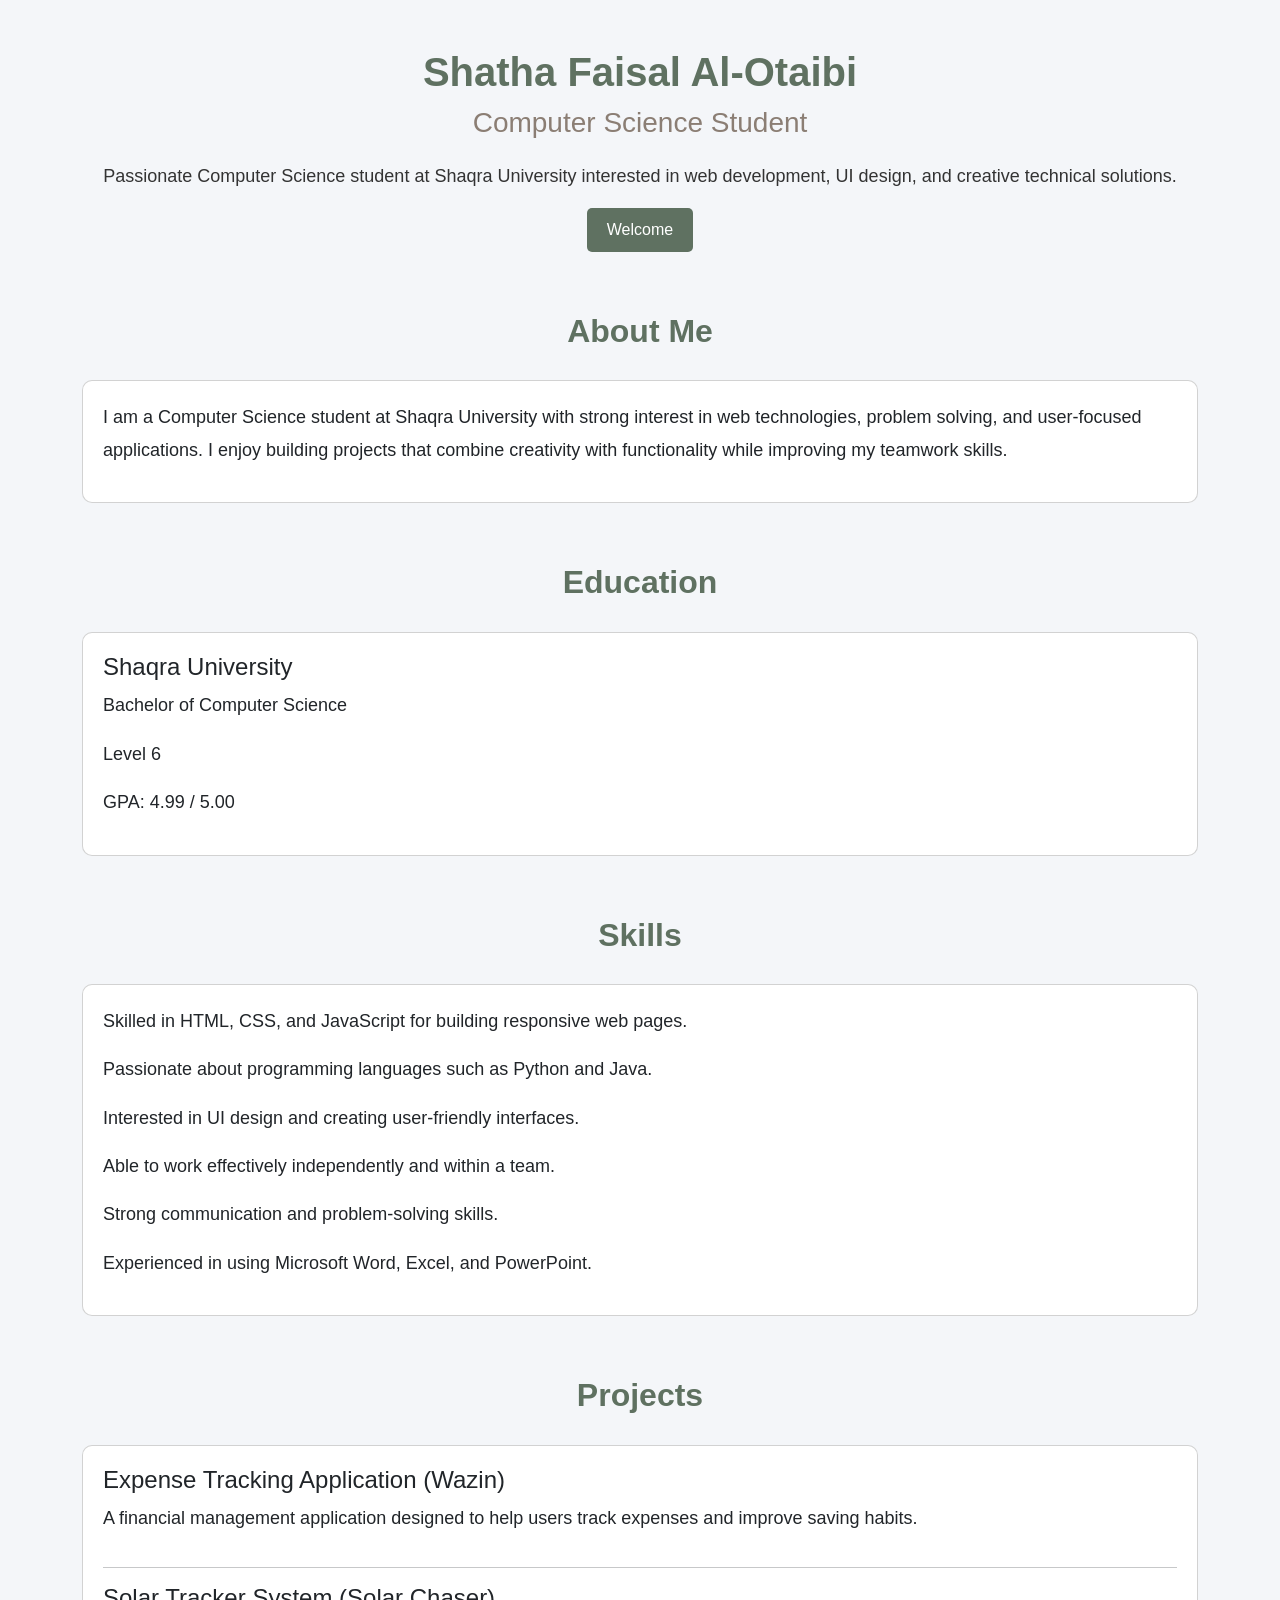
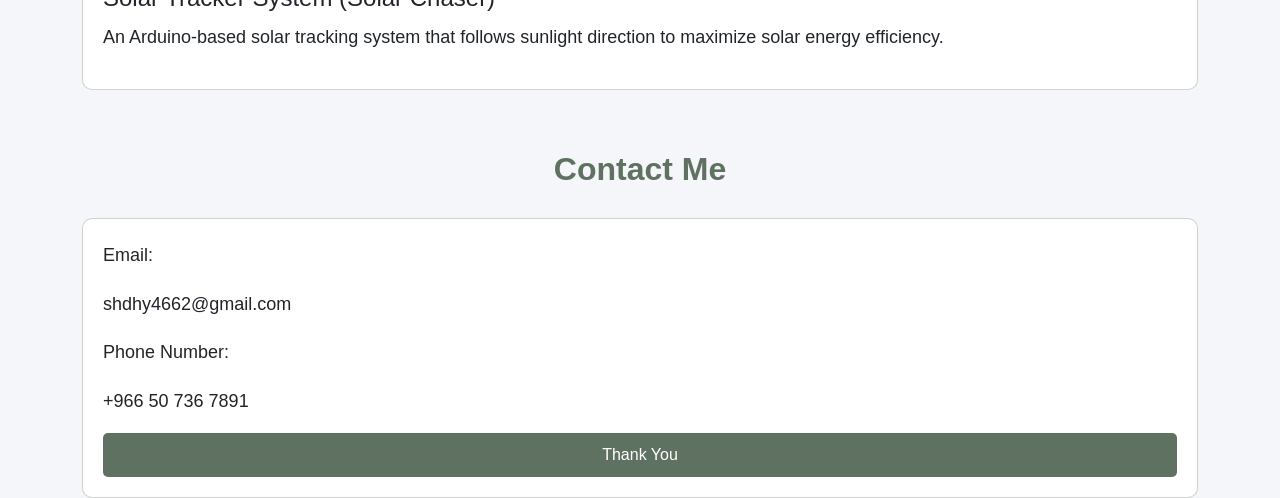
<file: index.html>
<!DOCTYPE html>
<html lang="en">

<head>
    <meta charset="UTF-8">
    <meta name="viewport" content="width=device-width, initial-scale=1.0">

    <title>Shatha | CV Website</title>

    <link href="https://cdn.jsdelivr.net/npm/bootstrap@5.3.0/dist/css/bootstrap.min.css" rel="stylesheet">
    <link rel="stylesheet" href="style.css">
</head>

<body>
    <div class="container mt-5">
        <section class="first-section text-center">

            <h1 class="main-title">
                Shatha Faisal Al-Otaibi
            </h1>

            <h3 class="sub-title">
                Computer Science Student
            </h3>

            <p class="first-text">
                Passionate Computer Science student at Shaqra University
                interested in web development, UI design,
                and creative technical solutions.
            </p>

            <button class="btn"
                onclick="showMessage()">

                Welcome

            </button>

        </section>

        <section class="about-section">

            <h2 class="section-title">
                About Me
            </h2>

            <div class="card custom-card">

                <p>
                    I am a Computer Science student at Shaqra University
                    with strong interest in web technologies,
                    problem solving, and user-focused applications.
                    I enjoy building projects that combine creativity
                    with functionality while improving my teamwork skills.
                </p>

            </div>

        </section>

        <section class="education-section">

            <h2 class="section-title">
                Education
            </h2>

            <div class="card custom-card">

                <h4>Shaqra University</h4>

                <p>
                    Bachelor of Computer Science
                </p>

                <p>
                    Level 6
                </p>

                <p>
                    GPA: 4.99 / 5.00
                </p>

            </div>

        </section>

        <section class="skills-section">

            <h2 class="section-title">
                Skills
            </h2>

            <div class="card custom-card">

                <p>
                    Skilled in HTML, CSS, and JavaScript for building responsive web pages.
                </p>

                <p>
                    Passionate about programming languages such as Python and Java.
                </p>

                <p>
                    Interested in UI design and creating user-friendly interfaces.
                </p>

                <p>
                    Able to work effectively independently and within a team.
                </p>

                <p>
                    Strong communication and problem-solving skills.
                </p>

                <p>
                    Experienced in using Microsoft Word, Excel, and PowerPoint.
                </p>

            </div>

        </section>

        <section class="projects-section">

             <h2 class="section-title">
                 Projects
             </h2>

             <div class="card custom-card">

                  <h4>
                      Expense Tracking Application (Wazin)
                  </h4>

                  <p>
                      A financial management application designed
                      to help users track expenses and improve saving habits.
                  </p>

                  <hr>

                  <h4>
                      Solar Tracker System (Solar Chaser)
                  </h4>

                  <p>
                      An Arduino-based solar tracking system
                      that follows sunlight direction
                      to maximize solar energy efficiency.
                  </p>

             </div>

        </section>

        <section class="contact-section">

            <h2 class="section-title">
                Contact Me
            </h2>

            <div class="card custom-card">

                <p>Email:</p>

                <p>
                    shdhy4662@gmail.com
                </p>

                <p>Phone Number:</p>

                <p>
                    +966 50 736 7891
                </p>

                <button class="btn"
                    onclick="contactMessage()">

                    Thank You

                </button>

            </div>

        </section>

    </div>
    <script src="script.js"></script>

</body>

</html>
</file>
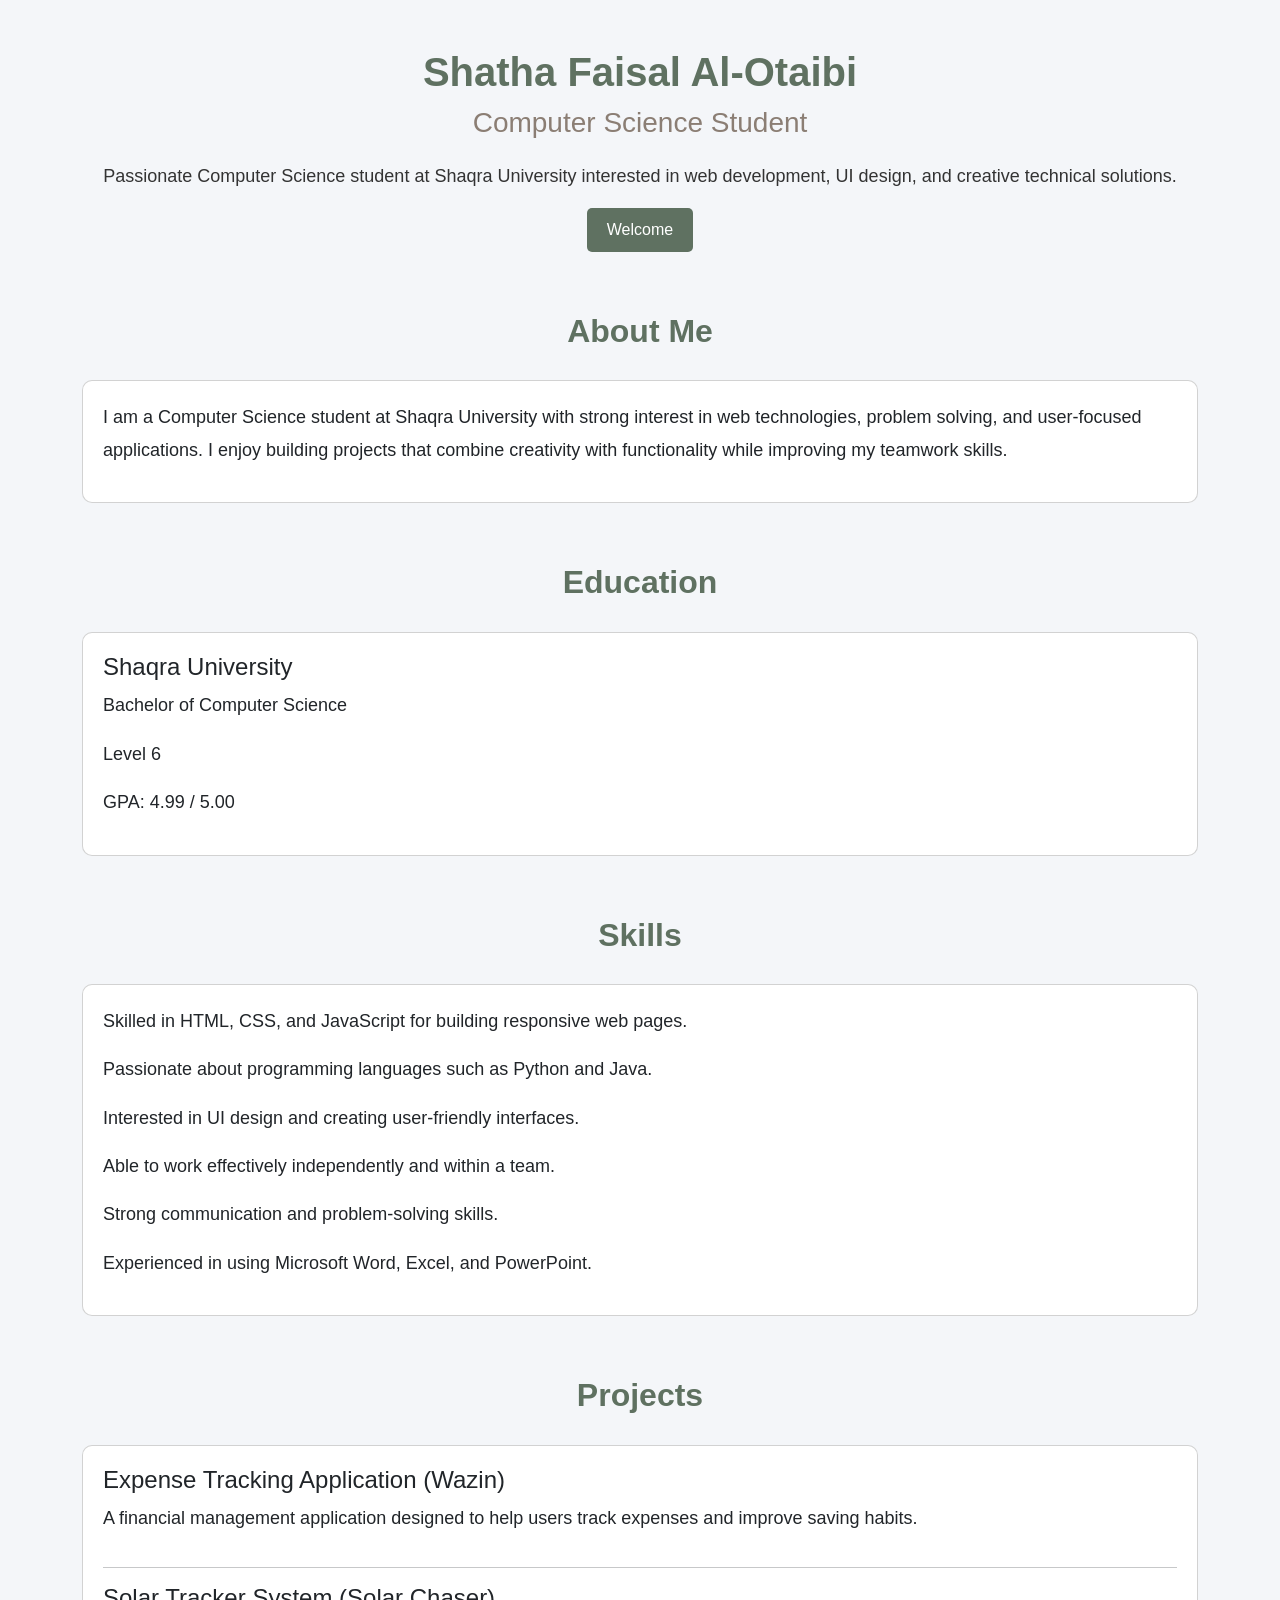
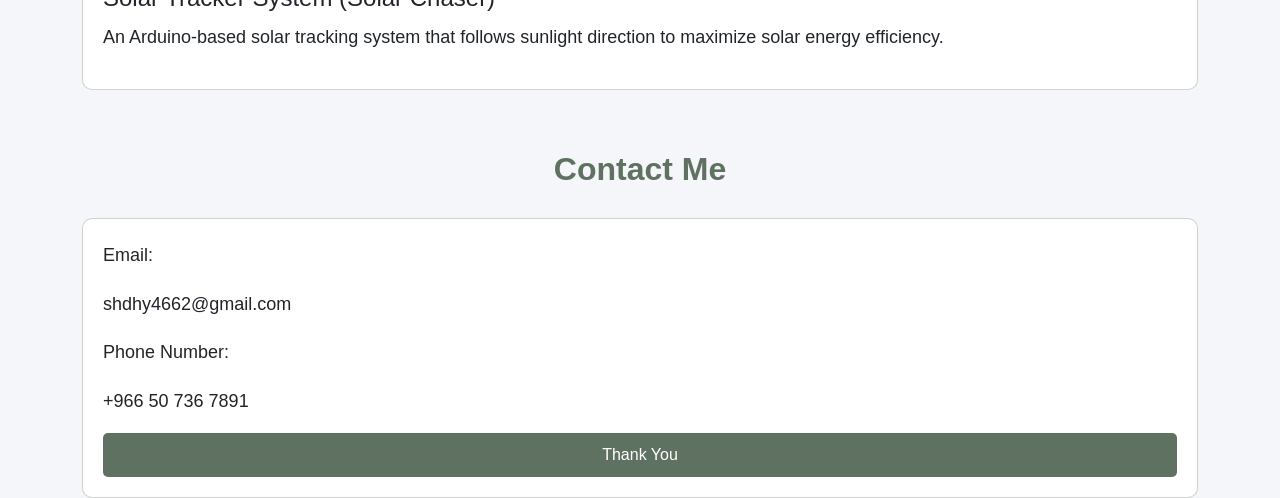
<file: structure.html>
<!DOCTYPE html>
<html lang="en">

<head>
    <meta charset="UTF-8">
    <meta name="viewport" content="width=device-width, initial-scale=1.0">

    <title>Shatha | CV Website</title>

    <link href="https://cdn.jsdelivr.net/npm/bootstrap@5.3.0/dist/css/bootstrap.min.css" rel="stylesheet">
    <link rel="stylesheet" href="style.css">
</head>

<body>
    <div class="container mt-5">
        <!-- First Section -->
        <section class="first-section text-center">

            <h1 class="main-title">
                Shatha Faisal Al-Otaibi
            </h1>

            <h3 class="sub-title">
                Computer Science Student
            </h3>

            <p class="first-text">
                Passionate Computer Science student at Shaqra University
                interested in web development, UI design,
                and creative technical solutions.
            </p>

            <button class="btn"
                onclick="showMessage()">

                Welcome

            </button>

        </section>

        <section class="about-section">

            <h2 class="section-title">
                About Me
            </h2>

            <div class="card custom-card">

                <p>
                    I am a Computer Science student at Shaqra University
                    with strong interest in web technologies,
                    problem solving, and user-focused applications.
                    I enjoy building projects that combine creativity
                    with functionality while improving my teamwork skills.
                </p>

            </div>

        </section>

        <section class="education-section">

            <h2 class="section-title">
                Education
            </h2>

            <div class="card custom-card">

                <h4>Shaqra University</h4>

                <p>
                    Bachelor of Computer Science
                </p>

                <p>
                    Level 6
                </p>

                <p>
                    GPA: 4.99 / 5.00
                </p>

            </div>

        </section>

        <section class="skills-section">

            <h2 class="section-title">
                Skills
            </h2>

            <div class="card custom-card">

                <p>
                    Skilled in HTML, CSS, and JavaScript for building responsive web pages.
                </p>

                <p>
                    Passionate about programming languages such as Python and Java.
                </p>

                <p>
                    Interested in UI design and creating user-friendly interfaces.
                </p>

                <p>
                    Able to work effectively independently and within a team.
                </p>

                <p>
                    Strong communication and problem-solving skills.
                </p>

                <p>
                    Experienced in using Microsoft Word, Excel, and PowerPoint.
                </p>

            </div>

        </section>

        <section class="projects-section">

             <h2 class="section-title">
                 Projects
             </h2>

             <div class="card custom-card">

                  <h4>
                      Expense Tracking Application (Wazin)
                  </h4>

                  <p>
                      A financial management application designed
                      to help users track expenses and improve saving habits.
                  </p>

                  <hr>

                  <h4>
                      Solar Tracker System (Solar Chaser)
                  </h4>

                  <p>
                      An Arduino-based solar tracking system
                      that follows sunlight direction
                      to maximize solar energy efficiency.
                  </p>

             </div>

        </section>

        <section class="contact-section">

            <h2 class="section-title">
                Contact Me
            </h2>

            <div class="card custom-card">

                <p>Email:</p>

                <p>
                    shdhy4662@gmail.com
                </p>

                <p>Phone Number:</p>

                <p>
                    +966 50 736 7891
                </p>

                <button class="btn"
                    onclick="contactMessage()">

                    Thank You

                </button>

            </div>

        </section>

    </div>
    <!-- External JavaScript -->
    <script src="script.js"></script>

</body>

</html>
</file>
<file: style.css>
body {
    background-color: #f4f6f9;
    font-family: Arial;
    color: #333;
}

.first-section {
    margin-bottom: 60px; 
}

.main-title {
    color: #5f7161;
    margin-top: 20px;
    font-weight: bold;
}

.sub-title {
    color: #8b7e74;
    margin-top: 10px;
}

.first-text {
    margin-top: 20px;
}

p {
    font-size: 18px;
    line-height: 1.8;
}

.btn {
    background-color: #5f7161;
    color: white;
    padding: 10px 20px;
    border: none;
    border-radius: 5px;
}
.about-section,
.education-section,
.skills-section,
.projects-section,
.contact-section {
    margin-top: 60px;
}
.section-title {
    text-align: center;
    color: #5f7161;
    margin-bottom: 30px;
    font-weight:bold ;
}

.custom-card {
    padding: 20px;
    border-radius: 10px;
}
</file>
